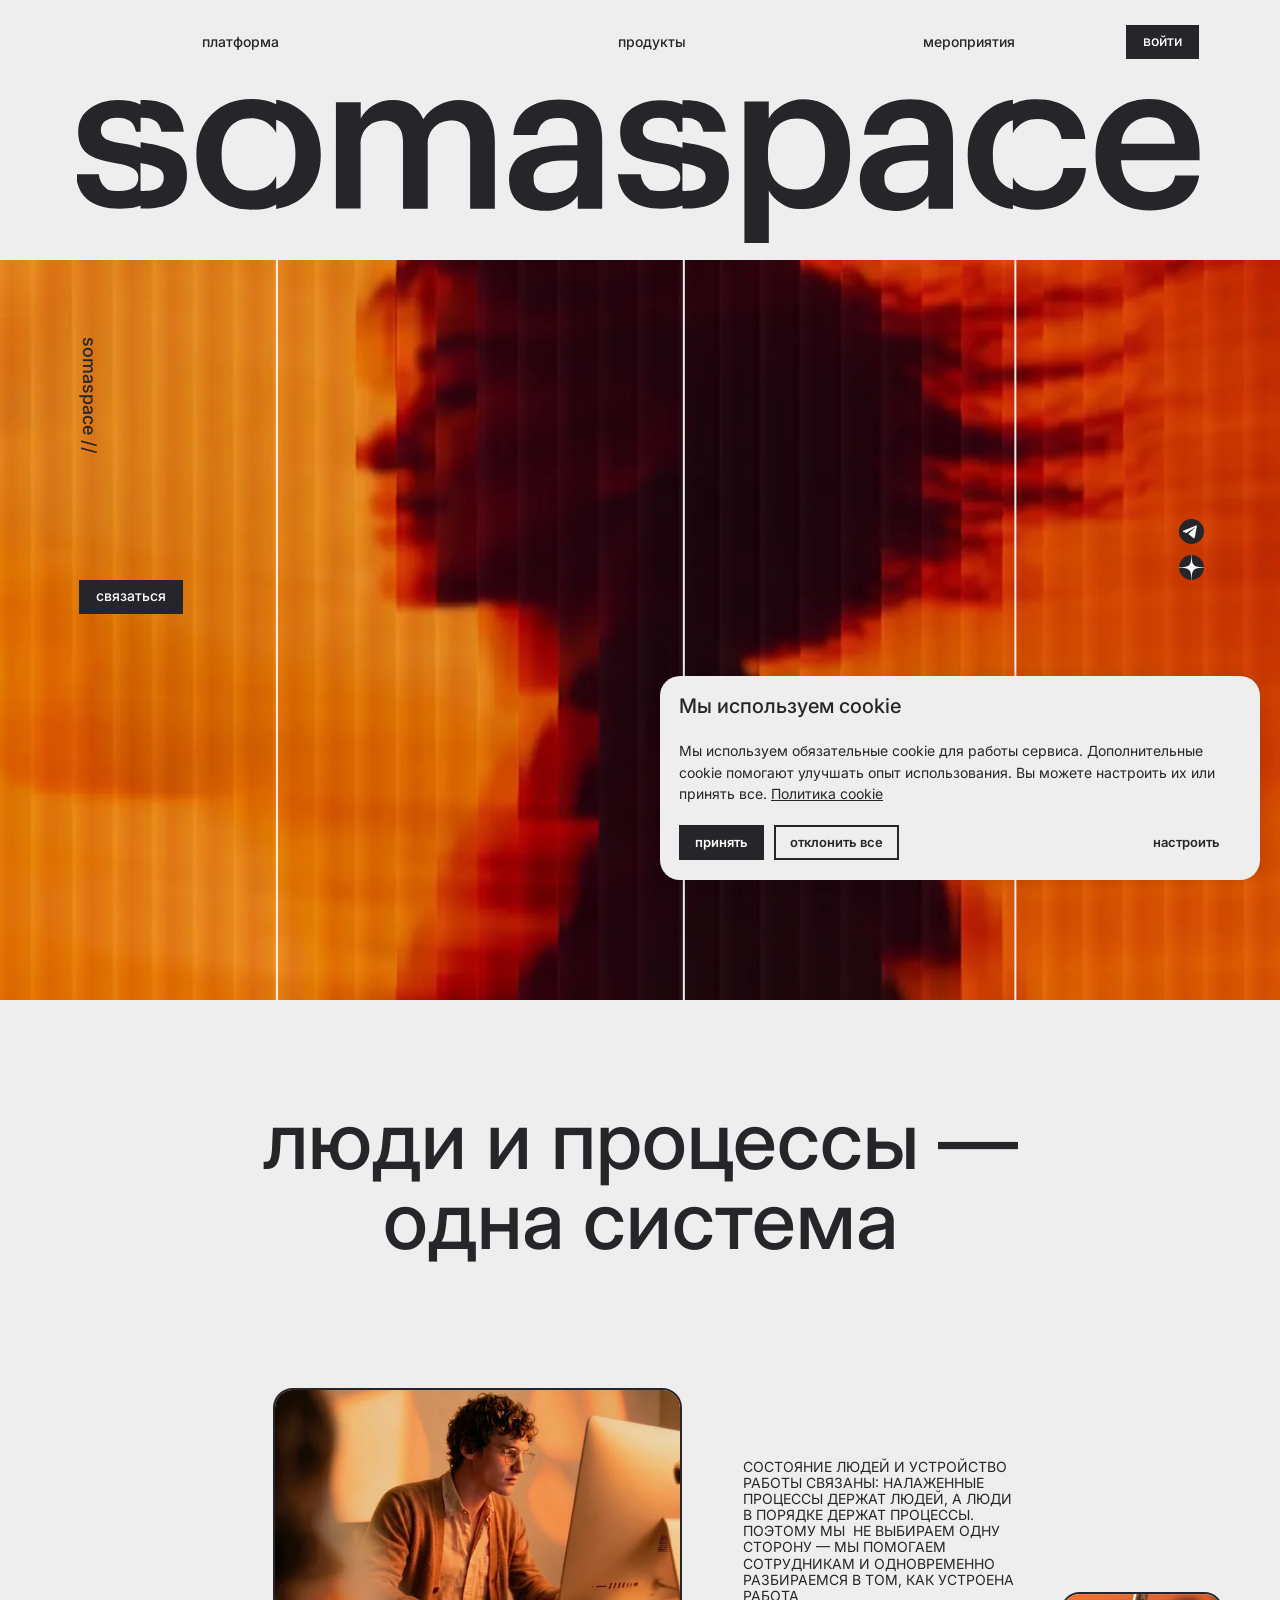
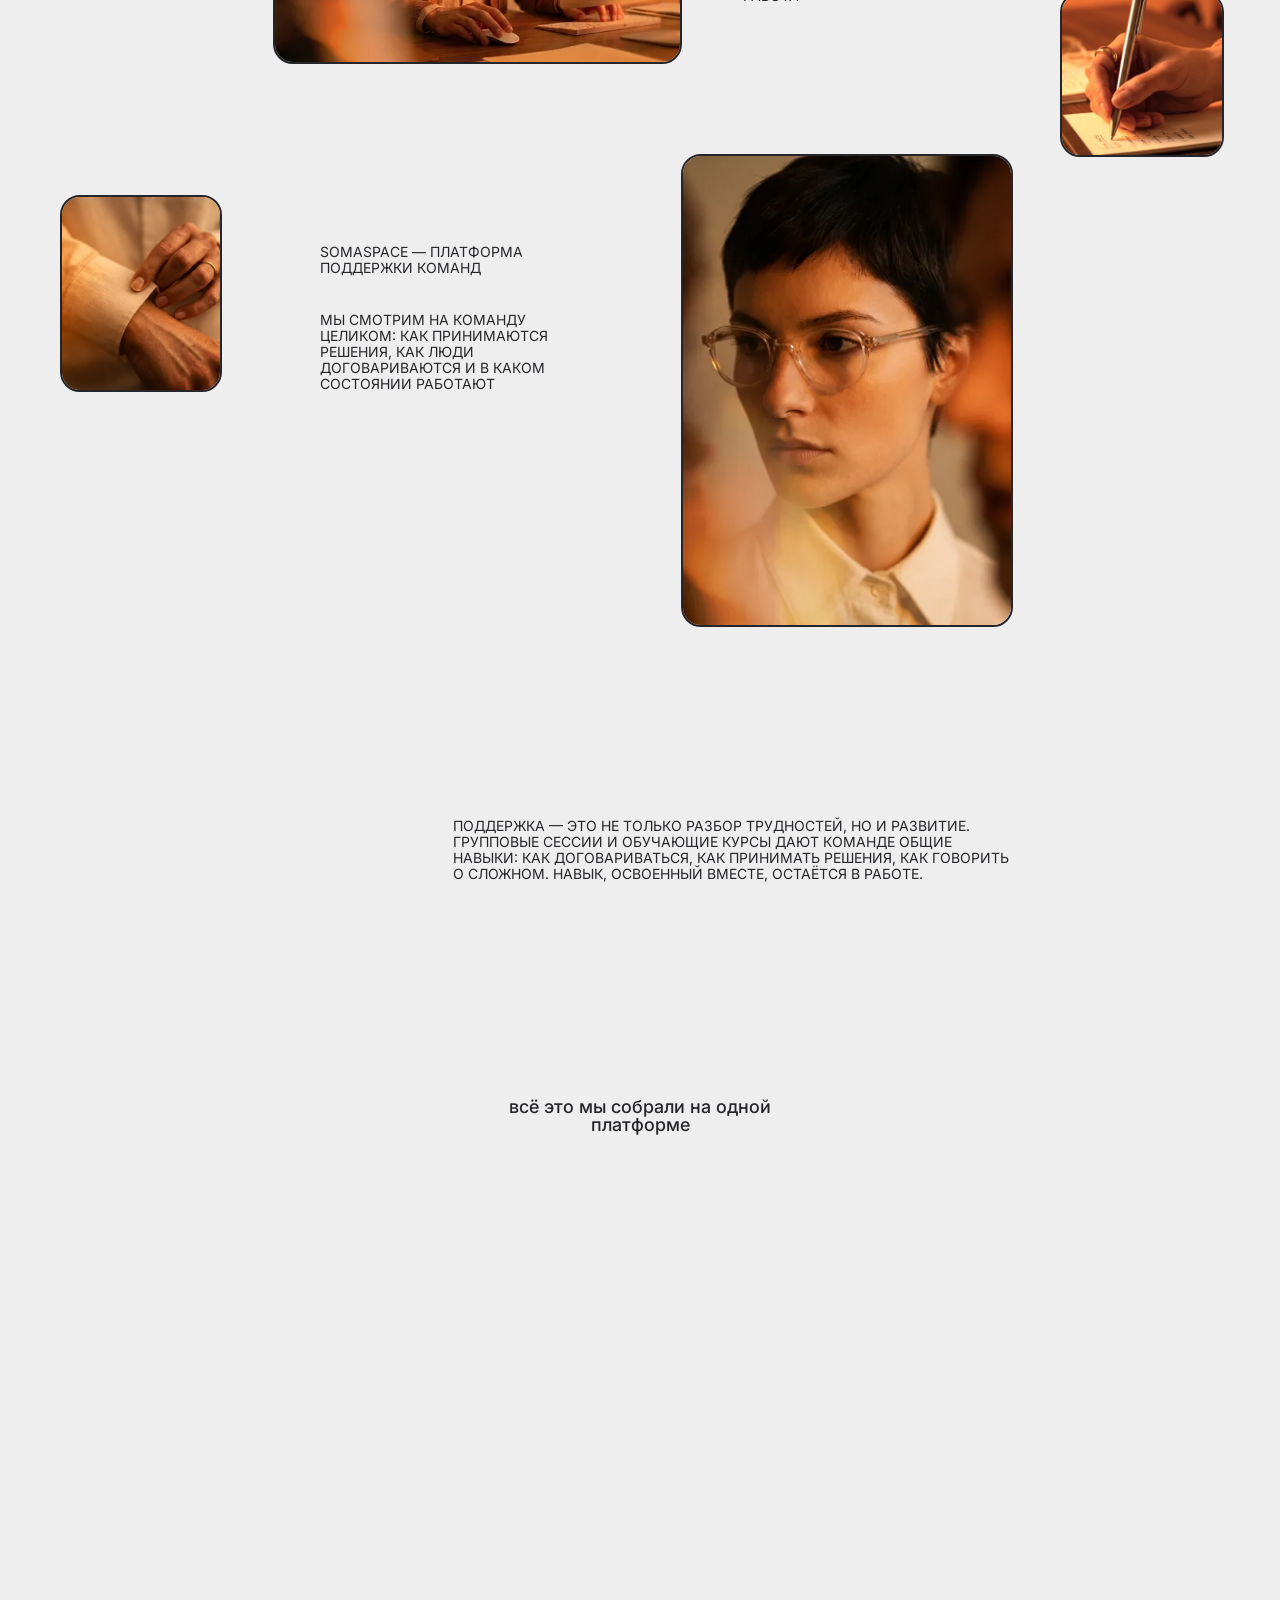
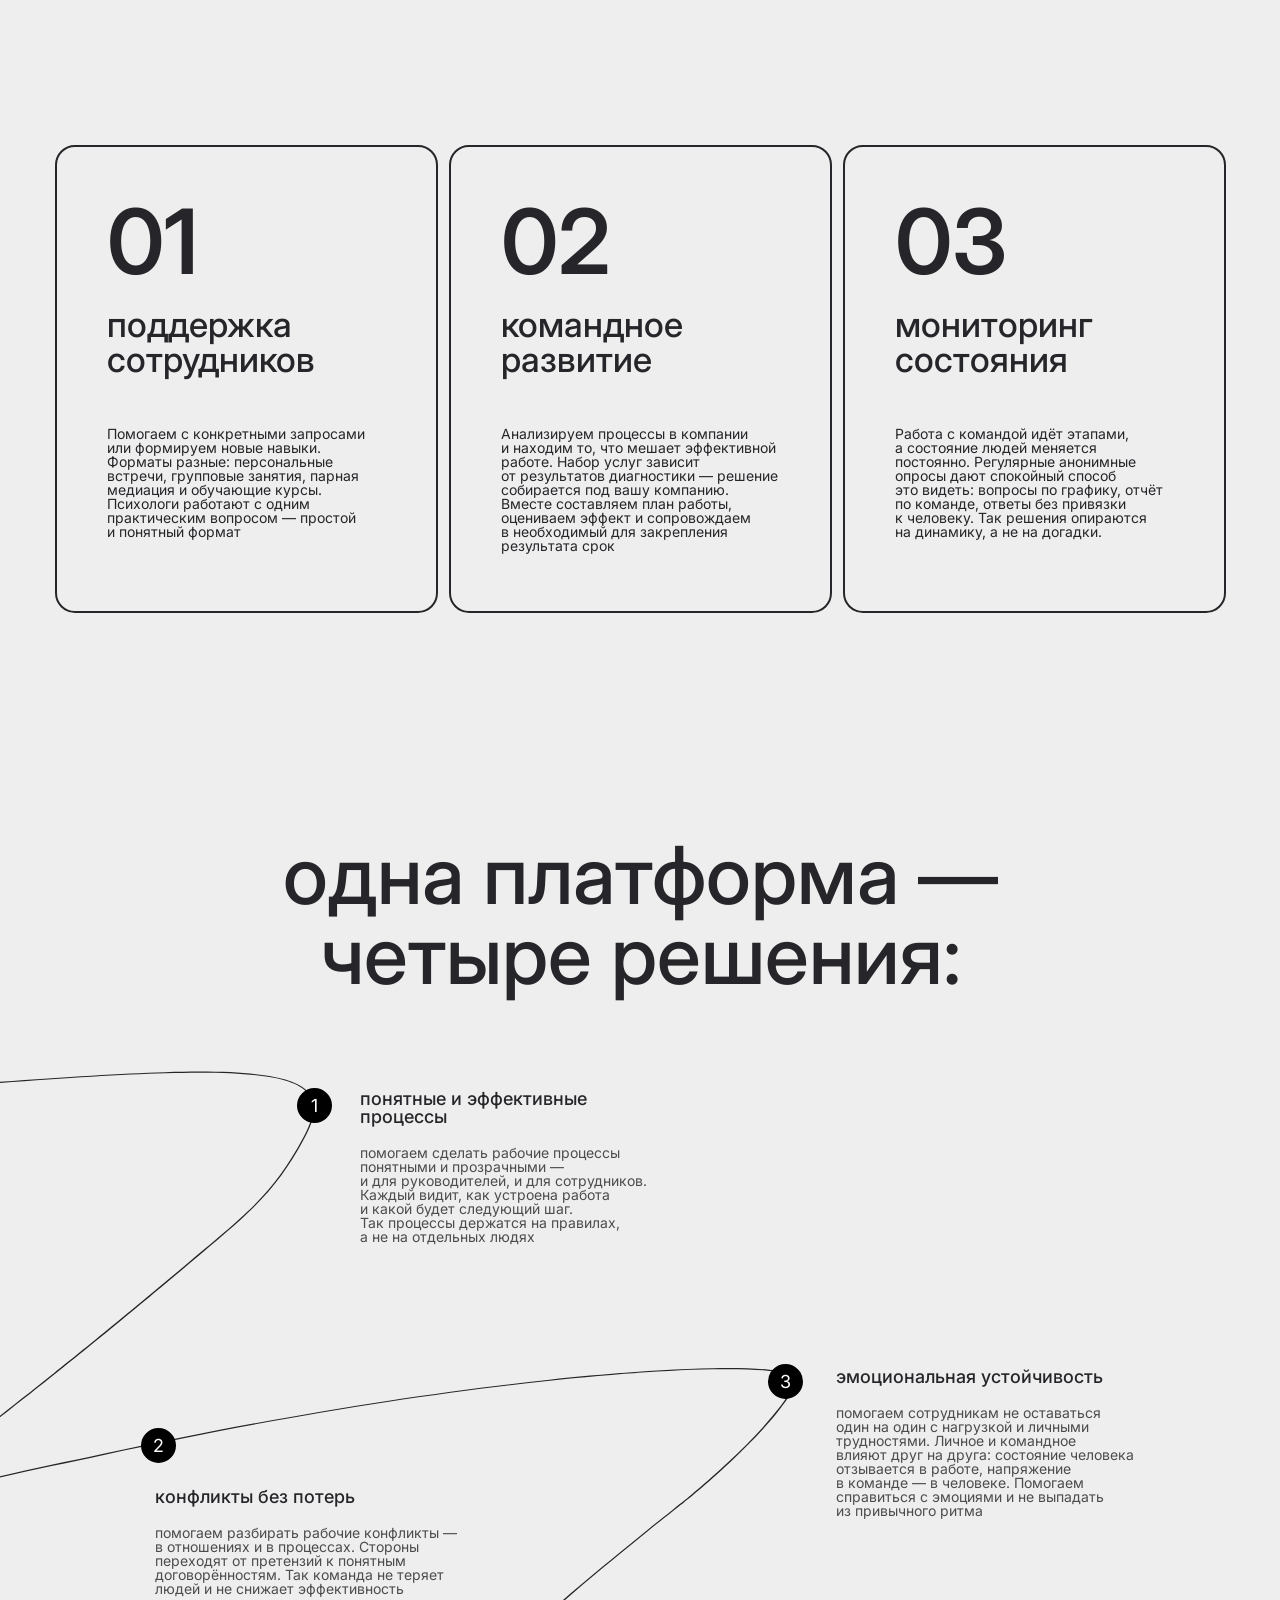
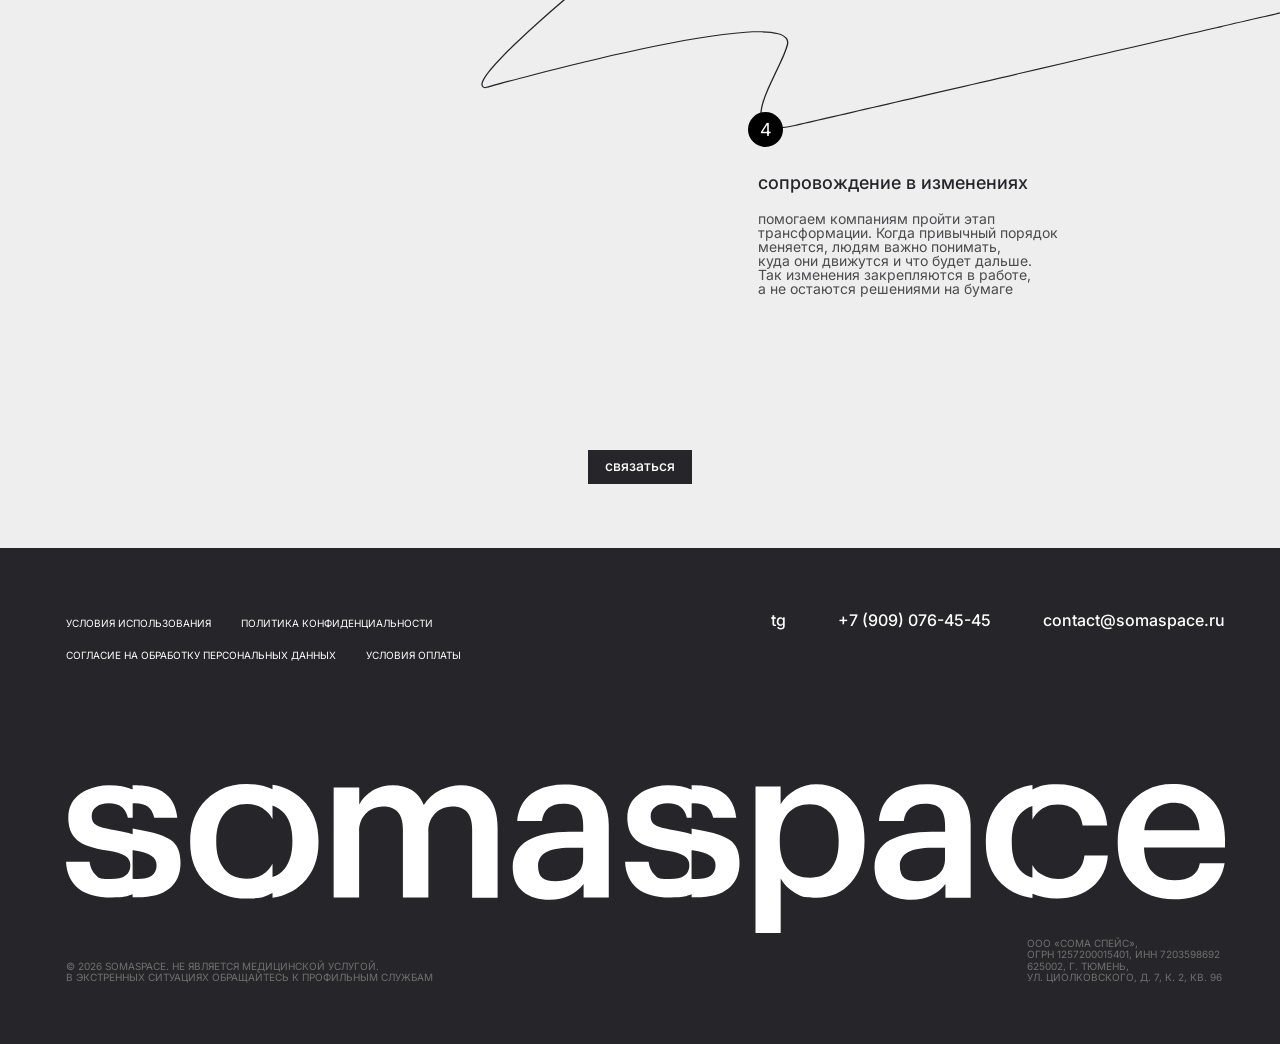
<file: index.html>
<!doctype html>
<html lang="ru" class="no-js">
<head>
  <meta charset="utf-8">
  <meta name="viewport" content="width=device-width, initial-scale=1">
  <title>SomaSpace</title>
  <meta name="description" content="SomaSpace — платформа поддержки команд: поддержка сотрудников, командное развитие и мониторинг состояния.">
  <meta name="format-detection" content="telephone=no">
  <link rel="canonical" href="https://somaspace.ru/">
  <meta property="og:type" content="website">
  <meta property="og:url" content="https://somaspace.ru/">
  <meta property="og:title" content="SomaSpace">
  <meta property="og:description" content="Платформа поддержки команд">
  <meta property="og:image" content="assets/img/hero-bg.webp">
  <link rel="icon" href="favicon.svg" type="image/svg+xml">

  <link rel="preconnect" href="https://fonts.googleapis.com">
  <link rel="preconnect" href="https://fonts.gstatic.com" crossorigin>
  <link href="https://fonts.googleapis.com/css2?family=Inter:wght@400;500;600&display=swap" rel="stylesheet">
  <link rel="preload" as="image" href="assets/img/hero-bg.webp">
  <link rel="stylesheet" href="assets/css/style.css">
  <script src="assets/js/main.js" defer></script>
</head>
<body>
  <a class="skip-link" href="#platform">Перейти к содержанию</a>

  <!-- Фиксированная шапка: появляется на десктопе после первого экрана -->
  <header class="topbar" data-topbar>
    <div class="topbar__pill" aria-hidden="true"></div>
    <div class="topbar__inner stage">
      <a class="topbar__logo" href="#top" style="--x:60" aria-label="SomaSpace — наверх">
        <img src="assets/img/logo-mark.svg" alt="" width="34" height="34">
      </a>
      <nav class="topbar__nav" aria-label="Основное меню">
        <a class="nav-link" href="#platform" style="--x:197" data-nav>платформа</a>
        <a class="nav-link" href="#products" style="--x:616" data-nav>продукты</a>
        <a class="nav-link" href="#events" style="--x:924" data-nav>мероприятия</a>
      </nav>
      <a class="btn btn--sm topbar__login" href="https://somaspace.ru/app/signin" style="--x:1148">войти</a>
    </div>
  </header>

  <!-- Плавающие соцсети (десктоп) -->
  <div class="floating-socials">
    <a class="social" href="https://t.me/somaspace_tg" target="_blank" rel="noopener" aria-label="Telegram">
      <svg viewBox="0 0 40 40" aria-hidden="true"><use href="#icon-telegram"/></svg>
    </a>
    <a class="social" href="https://dzen.ru/somaspace" target="_blank" rel="noopener" aria-label="Дзен">
      <svg viewBox="0 0 40 40" aria-hidden="true"><use href="#icon-dzen"/></svg>
    </a>
  </div>

  <main>
    <!-- ===== Первый экран ===== -->
    <section class="hero" id="top">
      <img class="hero__bg" src="assets/img/hero-bg.webp" alt="" width="1680" height="981" fetchpriority="high" data-parallax="0.5" data-parallax-from="0" data-parallax-mobile>
      <div class="hero__band"></div>
      <img class="hero__frame" src="assets/img/hero-frame.svg" alt="" width="1126" height="913">

      <h1 class="visually-hidden">SomaSpace — платформа поддержки команд</h1>

      <!-- мобильная шапка -->
      <div class="hero__mobile-bar">
        <div class="hero__socials">
          <a class="social" href="https://t.me/somaspace_tg" target="_blank" rel="noopener" aria-label="Telegram">
            <svg viewBox="0 0 40 40" aria-hidden="true"><use href="#icon-telegram"/></svg>
          </a>
          <a class="social" href="https://dzen.ru/somaspace" target="_blank" rel="noopener" aria-label="Дзен">
            <svg viewBox="0 0 40 40" aria-hidden="true"><use href="#icon-dzen"/></svg>
          </a>
        </div>
        <a class="btn" href="https://somaspace.ru/app/signin">войти</a>
      </div>
      <img class="hero__logo-mobile" src="assets/img/logo-stacked-dark.svg" alt="" width="989" height="476">

      <div class="hero__stage stage">
        <nav class="hero__nav" aria-label="Основное меню">
          <a class="nav-link" href="#platform" style="--x:202; --y:31">платформа</a>
          <a class="nav-link" href="#products" style="--x:618; --y:31">продукты</a>
          <a class="nav-link" href="#events" style="--x:923; --y:31">мероприятия</a>
        </nav>
        <a class="btn hero__login" href="https://somaspace.ru/app/signin" style="--x:1126; --y:25">войти</a>

        <p class="hero__vertical" style="--x:23; --y:328" data-drift="0.26" data-drift-max="407">somaspace //</p>
        <a class="btn hero__contact" href="#contact" style="--x:79; --y:580" data-drift="1" data-drift-max="340">связаться</a>
        <p class="hero__tagline" style="--x:733; --y:677; --w:167; --mx:214; --my:319; --mw:143" data-drift="-0.22" data-drift-max="360">культура здоровых командных процессов</p>
      </div>
    </section>

    <!-- ===== Платформа ===== -->
    <section class="about" id="platform">
      <div class="about__stage stage">
        <h2 class="title-xl about__title" style="--x:197.5; --y:100; --w:885" data-reveal>люди и&nbsp;процессы —<br>одна система</h2>

        <img class="photo about__desk" src="assets/img/photo-desk.webp" alt="" width="600" height="448" loading="lazy"
             style="--x:273; --y:388; --w:409; --h:276">
        <p class="caps about__text1" style="--x:743; --y:459; --w:279" data-reveal>Состояние людей и&nbsp;устройство работы связаны: налаженные процессы держат людей, а&nbsp;люди в&nbsp;порядке держат процессы. Поэтому мы&nbsp; не&nbsp;выбираем одну сторону —&nbsp;мы&nbsp;помогаем сотрудникам и&nbsp;одновременно разбираемся в&nbsp;том, как устроена работа</p>

        <img class="photo about__pen" src="assets/img/photo-pen.webp" alt="" width="556" height="336" loading="lazy"
             style="--x:1060; --y:388; --w:164; --h:165" data-parallax="-0.2">
        <img class="photo about__cuff" src="assets/img/photo-cuff.webp" alt="" width="600" height="448" loading="lazy"
             style="--x:60; --y:795; --w:162; --h:197" data-pin="490" data-pin-offset="250">

        <p class="caps about__text2" style="--x:320; --y:844; --w:272" data-reveal>SomaSpace — платформа поддержки команд</p>
        <p class="caps about__text3" style="--x:320; --y:912; --w:280" data-reveal>Мы смотрим на&nbsp;команду целиком: как&nbsp;принимаются решения, как люди договариваются и&nbsp;в&nbsp;каком состоянии работают</p>

        <img class="photo about__portrait" src="assets/img/photo-portrait.webp" alt="" width="614" height="614" loading="lazy"
             style="--x:681; --y:754; --w:332; --h:473">
        <p class="caps about__text4" style="--x:453; --y:1418; --w:563" data-reveal>Поддержка — это не&nbsp;только разбор трудностей, но&nbsp;и&nbsp;развитие. Групповые сессии и&nbsp;обучающие курсы дают команде общие навыки: как&nbsp;договариваться, как&nbsp;принимать решения, как&nbsp;говорить о&nbsp;сложном. Навык, освоенный вместе, остаётся в&nbsp;работе.</p>

        <p class="lead about__summary" style="--x:490; --y:1698; --w:300" data-reveal>всё это мы собрали на&nbsp;одной платформе</p>
        <span class="about__line" style="--x:640; --y:1844" data-grow aria-hidden="true"></span>
      </div>
    </section>

    <!-- ===== Продукты ===== -->
    <section class="products" id="products" aria-label="Продукты">
      <div class="cards">
        <article class="card card--1">
          <p class="card__num">01</p>
          <h3 class="card__title">поддержка сотрудников</h3>
          <p class="card__text">Помогаем с&nbsp;конкретными запросами или формируем новые навыки. Форматы разные: персональные встречи, групповые занятия, парная медиация и&nbsp;обучающие курсы. Психологи работают с&nbsp;одним практическим вопросом —&nbsp;простой и&nbsp;понятный формат</p>
        </article>
        <article class="card card--2">
          <p class="card__num">02</p>
          <h3 class="card__title">командное развитие</h3>
          <p class="card__text">Анализируем процессы в&nbsp;компании и&nbsp;находим то, что&nbsp;мешает эффективной работе. Набор услуг зависит от&nbsp;результатов диагностики —&nbsp;решение собирается под&nbsp;вашу компанию. Вместе составляем план работы, оцениваем эффект и&nbsp;сопровождаем в&nbsp;необходимый для&nbsp;закрепления результата срок</p>
        </article>
        <article class="card card--3">
          <p class="card__num">03</p>
          <h3 class="card__title">мониторинг состояния</h3>
          <p class="card__text">Работа с&nbsp;командой идёт этапами, а&nbsp;состояние людей меняется постоянно. Регулярные анонимные опросы дают спокойный способ это&nbsp;видеть: вопросы по&nbsp;графику, отчёт по&nbsp;команде, ответы без&nbsp;привязки к&nbsp;человеку. Так&nbsp;решения опираются на&nbsp;динамику, а&nbsp;не&nbsp;на&nbsp;догадки.</p>
        </article>
      </div>
    </section>

    <!-- ===== Решения ===== -->
    <section class="solutions" id="solutions">
      <div class="solutions__stage stage">
        <h2 class="title-xl solutions__title" style="--x:197.5; --y:100; --w:885; --mx:21.5; --my:24; --mw:317" data-reveal>одна платформа —<br>четыре решения:</h2>

        <img class="solutions__curve solutions__curve--desktop" src="assets/img/curve-desktop.svg" alt="" width="1408" height="696" loading="lazy">
        <img class="solutions__curve solutions__curve--mobile" src="assets/img/curve-mobile.svg" alt="" width="346" height="821" loading="lazy">

        <span class="dot" style="--x:297; --y:353; --mx:183; --my:181" data-reveal aria-hidden="true">1</span>
        <span class="dot" style="--x:141; --y:693; --mx:127; --my:447" data-reveal aria-hidden="true">2</span>
        <span class="dot" style="--x:768; --y:629; --mx:216; --my:637" data-reveal aria-hidden="true">3</span>
        <span class="dot" style="--x:748; --y:977; --mx:95;  --my:942" data-reveal aria-hidden="true">4</span>

        <div class="solution" style="--x:360; --y:355; --w:300; --mx:10;  --my:224; --mw:300; --mtw:224" data-reveal>
          <h3 class="solution__title">понятные и&nbsp;эффективные процессы</h3>
          <p class="solution__text">помогаем сделать рабочие процессы понятными и&nbsp;прозрачными — и&nbsp;для&nbsp;руководителей, и&nbsp;для&nbsp;сотрудников. Каждый видит, как устроена работа и&nbsp;какой будет следующий шаг. Так&nbsp;процессы держатся на&nbsp;правилах, а&nbsp;не&nbsp;на&nbsp;отдельных людях</p>
        </div>
        <div class="solution" style="--x:155; --y:753; --w:313; --mx:173; --my:450; --mw:180; --mtw:202" data-reveal>
          <h3 class="solution__title">конфликты без&nbsp;потерь</h3>
          <p class="solution__text">помогаем разбирать рабочие конфликты&nbsp;— в&nbsp;отношениях и&nbsp;в&nbsp;процессах. Стороны переходят от&nbsp;претензий к&nbsp;понятным договорённостям. Так&nbsp;команда не&nbsp;теряет людей и&nbsp;не&nbsp;снижает эффективность</p>
        </div>
        <div class="solution" style="--x:836; --y:633; --w:300; --mx:20;  --my:657; --mw:230; --mtw:210" data-reveal>
          <h3 class="solution__title">эмоциональная устойчивость</h3>
          <p class="solution__text">помогаем сотрудникам не&nbsp;оставаться один на&nbsp;один с&nbsp;нагрузкой и&nbsp;личными трудностями. Личное и&nbsp;командное влияют&nbsp;друг на&nbsp;друга: состояние человека отзывается в&nbsp;работе, напряжение в&nbsp;команде — в&nbsp;человеке. Помогаем справиться с&nbsp;эмоциями и&nbsp;не&nbsp;выпадать из&nbsp;привычного ритма</p>
        </div>
        <div class="solution" style="--x:758; --y:1039; --w:300; --mx:136; --my:944; --mw:214; --mtw:213" data-reveal>
          <h3 class="solution__title">сопровождение в&nbsp;изменениях</h3>
          <p class="solution__text">помогаем компаниям пройти этап трансформации. Когда&nbsp;привычный порядок меняется, людям важно понимать, куда&nbsp;они&nbsp;движутся и&nbsp;что&nbsp;будет дальше. Так изменения закрепляются в&nbsp;работе, а&nbsp;не остаются решениями на&nbsp;бумаге</p>
        </div>

        <a class="btn solutions__contact" href="#contact" style="--x:588; --y:1315; --mx:129; --my:1175">связаться</a>
      </div>
    </section>
  </main>

  <footer class="footer">
    <div class="footer__inner">
      <ul class="footer__contacts">
        <li><a href="https://t.me/somaspace_tg" target="_blank" rel="noopener">tg</a></li>
        <li><a href="tel:+79090764545">+7 (909) 076-45-45</a></li>
        <li><a href="mailto:contact@somaspace.ru">contact@somaspace.ru</a></li>
      </ul>
      <nav class="footer__legal" aria-label="Документы">
        <a href="eula/">условия использования</a>
        <a href="pdn_policy/">политика конфиденциальности</a>
        <a href="consent_pnd/">согласие на&nbsp;обработку персональных данных</a>
        <a href="payment/">условия оплаты</a>
      </nav>
      <picture class="footer__logo">
        <source media="(min-width: 1024px)" srcset="assets/img/logo-wide-light.svg">
        <img src="assets/img/logo-stacked-light.svg" alt="SomaSpace" width="988" height="482">
      </picture>
      <p class="footer__note">©&nbsp;2026&nbsp;SomaSpace. Не&nbsp;является медицинской услугой.<br>В&nbsp;экстренных ситуациях обращайтесь к&nbsp;профильным службам</p>
      <p class="footer__note footer__company">ООО «Сома Спейс»,<br>ОГРН 1257200015401, ИНН 7203598692<br>625002, г. Тюмень,<br>ул. Циолковского, д. 7, к. 2, кв. 96</p>
    </div>
  </footer>

  <!-- ===== Попап «связаться» ===== -->
  <dialog class="modal" id="contact-modal" aria-labelledby="contact-title">
    <button class="modal__close" type="button" aria-label="Закрыть" data-close>
      <svg viewBox="0 0 22 22" aria-hidden="true"><path d="M2 2l18 18M20 2L2 20"/></svg>
    </button>
    <h2 class="modal__title" id="contact-title">заполните форму и&nbsp;мы&nbsp;свяжемся с&nbsp;вами</h2>
    <form class="form" id="contact-form" novalidate>
      <label class="field">
        <span class="visually-hidden">ФИО</span>
        <input type="text" name="name" placeholder="ФИО" autocomplete="name" required>
        <span class="field__error" data-error="Неверно указано ФИО"></span>
      </label>
      <label class="field">
        <span class="visually-hidden">ИНН компании</span>
        <input type="text" name="inn" placeholder="ИНН компании" inputmode="numeric" maxlength="12">
        <span class="field__error"></span>
      </label>
      <label class="field field--phone">
        <span class="visually-hidden">Телефон</span>
        <span class="field__prefix" aria-hidden="true">+7</span>
        <input type="tel" name="phone" placeholder="(000) 000-00-00" autocomplete="tel-national" data-phone-mask>
        <span class="field__error" data-error="Неверно указан номер телефона"></span>
      </label>
      <label class="field">
        <span class="visually-hidden">E-mail</span>
        <input type="email" name="email" placeholder="E-mail" autocomplete="email">
        <span class="field__error" data-error="Неверно указан e-mail"></span>
      </label>
      <!-- скрытое поле-ловушка для спам-ботов -->
      <input class="visually-hidden" type="text" name="website" tabindex="-1" autocomplete="off" aria-hidden="true">
      <button class="btn btn--form" type="submit">отправить</button>
      <p class="form__status" role="status" aria-live="polite"></p>
    </form>
  </dialog>

  <!-- ===== Cookie-баннер ===== -->
  <div class="cookie" id="cookie-banner" role="dialog" aria-labelledby="cookie-title" hidden>
    <div class="cookie__main">
      <p class="cookie__title" id="cookie-title">Мы используем cookie</p>
      <p class="cookie__text">Мы используем обязательные cookie для работы сервиса. Дополнительные cookie помогают улучшать опыт использования. Вы можете настроить их или принять все. <a href="cookie_policy/">Политика cookie</a></p>
      <div class="cookie__buttons">
        <button class="cookie__btn cookie__btn--primary" type="button" data-cookie="accept">принять</button>
        <button class="cookie__btn cookie__btn--outline" type="button" data-cookie="reject">отклонить все</button>
        <button class="cookie__btn cookie__btn--text" type="button" data-cookie="settings">настроить</button>
      </div>
    </div>
    <form class="cookie__settings" hidden>
      <button class="cookie__back" type="button" data-cookie="back">
        <svg viewBox="0 0 19 14" aria-hidden="true"><path d="M18 7H2M7.5 1.5 2 7l5.5 5.5"/></svg>
        настройки cookie
      </button>
      <p class="cookie__text">Cookie, необходимые для корректной работы сайта, включены всегда. Остальные можно настроить.</p>
      <div class="cookie__option">
        <div><p class="cookie__option-title">обязательные cookies</p><p class="cookie__option-text">Необходимы для работы сервиса. Не&nbsp;могут быть отключены</p></div>
        <input class="toggle" type="checkbox" checked disabled aria-label="Обязательные cookies">
      </div>
      <div class="cookie__option">
        <div><p class="cookie__option-title">аналитические cookies</p><p class="cookie__option-text">Запоминают ваши настройки и&nbsp;предпочтения интерфейса.</p></div>
        <input class="toggle" type="checkbox" name="analytics" aria-label="Аналитические cookies">
      </div>
      <div class="cookie__option">
        <div><p class="cookie__option-title">рекламные cookies</p><p class="cookie__option-text">Используются для показа персонализированной рекламы.</p></div>
        <input class="toggle" type="checkbox" name="marketing" aria-label="Рекламные cookies">
      </div>
      <button class="cookie__btn cookie__btn--primary" type="submit">сохранить</button>
    </form>
  </div>

  <!-- Иконки -->
  <svg class="visually-hidden" aria-hidden="true">
    <symbol id="icon-telegram" viewBox="0 0 40 40">
      <circle class="social__bg" cx="20" cy="20" r="20"/>
      <path class="social__fg" d="M28.72 10.98 25.15 29.92s-.5 1.31-1.87.68l-8.24-6.65c1.11-1.05 9.74-9.2 10.11-9.57.59-.58.22-.92-.45-.48l-12.74 8.51L7 20.65s-.77-.29-.85-.92c-.07-.63.88-.97.88-.97l20.04-8.27s1.65-.76 1.65.5Z"/>
    </symbol>
    <symbol id="icon-dzen" viewBox="0 0 40 40">
      <circle class="social__bg" cx="20" cy="20" r="20"/>
      <path class="social__fg" d="M40 20.21v-.42c-8.86-.29-12.9-.5-16.14-3.65-3.15-3.24-3.37-7.28-3.65-16.14h-.43c-.29 8.86-.5 12.9-3.64 16.14C12.9 19.29 8.86 19.51 0 19.79v.42c8.86.29 12.9.5 16.14 3.65 3.14 3.24 3.36 7.28 3.64 16.14h.43c.29-8.86.5-12.9 3.65-16.14 3.24-3.15 7.28-3.36 16.14-3.65Z"/>
    </symbol>
  </svg>
</body>
</html>
</file>
<file: assets/css/style.css>
/* =========================================================
   SomaSpace — стили лендинга
   ---------------------------------------------------------
   Масштаб. Как в исходной вёрстке Tilda, макет пропорционально
   масштабируется вместе с шириной окна:
     • мобильная сетка — 360px, десктопная — 1280px;
     • 1rem = 10px макета, т.е. «14px из макета» = 1.4rem.
   Координаты элементов композиций берутся прямо из макета:
     style="--x:273; --y:388; --w:409"   — десктоп (сетка 1280)
     style="--mx:10; --my:224; --mw:300" — мобильная версия (сетка 360)
   ========================================================= */

:root {
  --ink: #26262a;
  --bg: #eeeeee;
  --muted: #4c4c4e;
  --gray: #707070;
  --white: #ffffff;
  --error: #d6303b;
  --font: 'Inter', Arial, sans-serif;

  --desktop: 1024px; /* справочно: брейкпоинт задан в медиазапросах ниже */
}

/* мобильная сетка 360 → 1rem = 1/36 ширины (не больше 16px на планшетах) */
html { font-size: min(calc(100vw / 36), 16px); }

/* десктопная сетка 1280 → 1rem = 1/128 ширины (не больше 15px на больших экранах) */
@media (min-width: 1024px) {
  html { font-size: min(calc(100vw / 128), 15px); }
}

*, *::before, *::after { box-sizing: border-box; }

html { scroll-behavior: smooth; -webkit-text-size-adjust: 100%; }
@media (prefers-reduced-motion: reduce) { html { scroll-behavior: auto; } }

body {
  margin: 0;
  overflow-x: clip;
  background: var(--bg);
  color: var(--ink);
  font-family: var(--font);
  font-size: 1.4rem;
  line-height: 1.15;
  -webkit-font-smoothing: antialiased;
}

h1, h2, h3, p, ul { margin: 0; padding: 0; }
ul { list-style: none; }
img, svg { display: block; max-width: none; }
a { color: inherit; text-decoration: none; }
button, input { font: inherit; color: inherit; }

[id] { scroll-margin-top: 9rem; }

.visually-hidden {
  position: absolute !important;
  width: 1px; height: 1px;
  margin: -1px; padding: 0;
  overflow: hidden;
  clip: rect(0 0 0 0);
  white-space: nowrap;
  border: 0;
}

.skip-link {
  position: absolute; left: 1rem; top: -10rem; z-index: 1000;
  padding: 1rem 1.6rem;
  background: var(--ink); color: var(--white);
}
.skip-link:focus { top: 1rem; }

:focus-visible { outline: 2px solid var(--ink); outline-offset: 3px; }

/* ---------- Сцена с абсолютным позиционированием ---------- */

.stage {
  position: relative;
  width: 36rem;
  margin-inline: auto;
}

/* мобильные координаты (--mx/--my/--mw) — только там, где они заданы */
.stage [style*="--mx"] {
  position: absolute;
  left: calc(var(--mx) * .1rem);
  top: calc(var(--my) * .1rem);
}
.stage [style*="--mw"] { width: calc(var(--mw) * .1rem); }

@media (min-width: 1024px) {
  .stage { width: 128rem; }

  .stage [style*="--x"] {
    position: absolute;
    left: calc(var(--x) * .1rem);
    top: calc(var(--y) * .1rem);
  }
  .stage [style*="--w"] { width: calc(var(--w) * .1rem); }
  .stage [style*="--h"] { height: calc(var(--h) * .1rem); }
}

/* ---------- Типографика ---------- */

.title-xl {
  font-size: 3rem;
  font-weight: 500;
  line-height: 1;
  text-align: center;
}

.caps {
  font-size: 1.4rem;
  line-height: 1.15;
  text-transform: uppercase;
}

.lead {
  font-size: 1.8rem;
  font-weight: 500;
  line-height: 1;
  text-align: center;
}

@media (min-width: 1024px) {
  .title-xl { font-size: 8rem; }
}

/* ---------- Кнопки и ссылки ---------- */

.btn {
  display: inline-flex;
  align-items: center;
  justify-content: center;
  height: 3.4rem;
  padding: 0 1.5rem .2rem;
  border: .2rem solid var(--ink);
  background: var(--ink);
  color: var(--white);
  font-size: 1.4rem;
  font-weight: 500;
  line-height: 1;
  white-space: nowrap;
  cursor: pointer;
  transition: background-color .2s ease-in-out, color .2s ease-in-out;
}
.btn--sm { height: 3.2rem; }

@media (hover: hover) {
  .btn:hover { background: var(--bg); color: var(--ink); }
}

.nav-link {
  font-size: 1.4rem;
  font-weight: 500;
  line-height: 1.55;
  white-space: nowrap;
}
.nav-link:hover { text-decoration: underline; text-underline-offset: .4rem; }

/* ---------- Иконки соцсетей (при наведении цвета меняются местами) ---------- */

.social { display: block; width: 2.5rem; height: 2.5rem; }
.social svg { width: 100%; height: 100%; }
.social__bg { fill: var(--ink); transition: fill .2s; }
.social__fg { fill: var(--white); transition: fill .2s; }

@media (hover: hover) {
  .social:hover .social__bg { fill: var(--white); }
  .social:hover .social__fg { fill: var(--ink); }
}

/* плавающие иконки справа — только десктоп */
.floating-socials { display: none; }

@media (min-width: 1024px) {
  .floating-socials {
    position: fixed;
    z-index: 50;
    top: 51.9rem;
    left: calc(50% - 64rem + 117.9rem);
    display: flex;
    flex-direction: column;
    gap: 1.1rem;
  }
}

/* =========================================================
   Фиксированная шапка (десктоп)
   ========================================================= */

.topbar { display: none; }

@media (min-width: 1024px) {
  .topbar {
    display: block;
    position: fixed;
    z-index: 90;
    top: 0; left: 0; right: 0;
    height: 9rem;
    transform: translateY(-100%);
    transition: transform .15s ease-out;
  }
  .topbar.is-visible { transform: none; }

  .topbar__pill {
    position: absolute;
    top: 1.1rem;
    left: 2.5%;
    width: 95%;
    height: 6.8rem;
    border-radius: 10rem;
    background: rgba(238, 238, 238, .4);
    -webkit-backdrop-filter: blur(10px);
    backdrop-filter: blur(10px);
  }

  .topbar__inner { height: 100%; }
  .topbar .topbar__inner [style*="--x"] {
    position: absolute;
    top: 50%;
    left: calc(var(--x) * .1rem);
    transform: translateY(-50%);
  }
  .topbar__nav { display: contents; }
  .topbar__logo img { width: 3.4rem; height: auto; }

  .topbar .nav-link { font-weight: 400; }
  .topbar .nav-link.is-active { font-weight: 700; }
}

/* =========================================================
   Первый экран
   ========================================================= */

.hero {
  position: relative;
  min-height: max(100svh, 80rem);
  overflow: hidden;
  isolation: isolate;
}

.hero__bg {
  position: absolute;
  z-index: -2;
  inset: 0;
  width: 100%;
  height: 100%;
  object-fit: cover;
  object-position: 46% center;
}

.hero__band {
  position: absolute;
  z-index: -1;
  top: 0; left: 0; right: 0;
  height: 26.5rem;
  background: var(--bg);
}

.hero__frame { display: none; }

.hero__mobile-bar {
  position: absolute;
  top: 1.9rem;
  left: calc(50% - 16rem);
  width: 32.9rem;
  display: flex;
  align-items: flex-start;
  justify-content: space-between;
}
.hero__socials { display: flex; gap: 1.3rem; padding-top: .1rem; }
.hero__socials .social { width: 3rem; height: 3rem; }

.hero__logo-mobile {
  position: absolute;
  top: 10.2rem;
  left: calc(50% - 16rem);
  width: 31.7rem;
  height: auto;
}

.hero__stage { position: absolute; inset: 0; }
.hero__nav,
.hero__login,
.hero__vertical,
.hero__contact { display: none; }

.hero__tagline {
  color: var(--white);
  font-size: 1.4rem;
  line-height: 1.15;
  text-transform: uppercase;
}

@media (min-width: 1024px) {
  .hero { min-height: max(100vh, 100rem); }

  .hero__bg {
    inset: auto;
    top: calc(50% + 4.4rem);
    left: 50%;
    width: max(194.5rem, 100%);
    height: max(113.6rem, 100%);
    transform: translate(-50%, -50%);
  }

  .hero__band { height: 26rem; }

  .hero__frame {
    display: block;
    position: absolute;
    top: 9.1rem;
    left: 6%;
    width: 88%;
    height: auto;
  }

  .hero__mobile-bar,
  .hero__logo-mobile { display: none; }

  .hero__stage { position: relative; height: 100%; }
  .hero__nav { display: contents; }
  .hero__login,
  .hero__contact { display: inline-flex; }

  .hero__vertical {
    display: grid;
    place-items: center;
    width: 13.2rem;
    height: 13.5rem;
    font-size: 1.8rem;
    font-weight: 500;
    line-height: 1.55;
    rotate: 90deg;
  }
}

/* =========================================================
   Платформа
   ========================================================= */

.about { overflow: hidden; }

.photo {
  border: .2rem solid var(--ink);
  border-radius: 2rem;
  object-fit: cover;
}

/* мобильная версия — обычный поток */
.about__stage {
  display: grid;
  grid-template-columns: 100%;
  padding-top: 8.2rem;
}
.about__stage > * { grid-column: 1; }

.about__title   { grid-row: 1; justify-self: center; width: 31.7rem; }
.about__desk    { grid-row: 2; margin: 7.8rem 0 0 1rem; width: 34rem; height: 27.7rem; }
.about__text1   { grid-row: 3; margin: 5rem 0 0 4rem; width: 28rem; }
.about__pen     { grid-row: 4; align-self: start; margin: 6.6rem 0 0 1rem; width: 12.4rem; height: 13.2rem; }
.about__cuff    { grid-row: 4; justify-self: end; margin: 13.5rem 1rem 0 0; width: 18.7rem; height: 22.7rem; }
.about__text2   { grid-row: 5; margin: 7.1rem 0 0 16.3rem; width: 18.8rem; }
.about__text3   { grid-row: 6; margin: 5rem 0 0 4rem; width: 28rem; }
.about__portrait{ grid-row: 7; margin: 5.1rem 0 0 1.2rem; width: 33.7rem; height: 24.1rem; }
.about__text4   { grid-row: 8; margin: 5rem 0 0 4rem; width: 28rem; }
.about__summary { grid-row: 9; justify-self: center; margin-top: 11.9rem; width: 30rem; }
.about__line    {
  grid-row: 10;
  justify-self: center;
  display: block;
  width: 1px;
  height: 26.6rem;
  margin-top: 8.2rem;
  background: var(--ink);
  transform-origin: top;
}

@media (min-width: 1024px) {
  .about__stage { display: block; height: 222.3rem; padding: 0; }
  .about__stage > * { margin: 0; }
  .about__line { height: 50rem; width: 1px; }
}

/* =========================================================
   Продукты (карточки)
   ========================================================= */

.products { padding-bottom: 10rem; }

.cards {
  display: flex;
  flex-direction: column;
  gap: 1rem;
  width: 34.2rem;
  margin-inline: auto;
}

.card {
  position: relative;
  isolation: isolate;
  display: flex;
  flex-direction: column;
  padding: 3rem;
  min-height: 37.3rem;
  border: .2rem solid var(--ink);
  border-radius: 2rem;
  overflow: hidden;
}

/* градиентный фон: на мобильных виден всегда, на десктопе — при наведении */
.card::before {
  content: "";
  position: absolute;
  z-index: -1;
  inset: 0;
  background: center / cover no-repeat;
  transform: rotate(180deg);
  transition: opacity .3s ease;
}
.card--1::before { background-image: url('../img/card-bg-1.webp'); }
.card--2::before { background-image: url('../img/card-bg-2.webp'); }
.card--3::before { background-image: url('../img/card-bg-3.webp'); }

.card__num   { font-size: 6rem; font-weight: 600; line-height: 1; }
.card__title { margin-top: 2.5rem; max-width: 28rem; font-size: 2.5rem; font-weight: 500; line-height: 1; }
.card__text  { margin-top: 5rem; max-width: 27.8rem; font-size: 1.4rem; line-height: 1; }
.card--2 .card__title { max-width: 22.9rem; }

@media (min-width: 1024px) {
  .products { padding-block: 12.2rem; }

  .cards {
    flex-direction: row;
    gap: 1.1rem;
    width: 117.1rem;
  }

  .card {
    flex: 1 1 0;
    height: 46.8rem;
    min-height: 0;
    padding: 5rem;
  }

  .card__num   { font-size: 9rem; }
  .card__title { margin-top: 2rem; max-width: 27.3rem; font-size: 3.5rem; }
  .card__text  { max-width: 27.7rem; }
}

@media (min-width: 1024px) and (hover: hover) {
  .card::before { opacity: 0; }
  .card:hover::before { opacity: 1; }
}

/* =========================================================
   Решения (кривая с точками)
   ========================================================= */

.solutions { overflow: hidden; }
.solutions__stage { height: 129rem; }

.solutions__curve--desktop { display: none; }
.solutions__curve--mobile {
  position: absolute;
  top: 17.6rem;
  left: 2.3rem;
  width: 34.6rem;
  height: auto;
}

.dot {
  display: grid;
  place-items: center;
  width: 2.5rem;
  height: 2.5rem;
  border: .2rem solid var(--ink);
  border-radius: 50%;
  background: transparent;
  color: var(--ink);
  font-size: 1.4rem;
  line-height: 1;
  transition: background-color .5s ease, color .5s ease;
}
.dot.is-visible { background: #000; border-color: #000; color: var(--white); }

.solution {
  display: flex;
  flex-direction: column;
  gap: 1.5rem;
}
.solution__title {
  font-size: 1.8rem;
  font-weight: 500;
  line-height: 1;
}
.solution__text {
  width: calc(var(--mtw) * .1rem);
  color: var(--muted);
  font-size: 1.2rem;
  line-height: 1;
}

@media (min-width: 1024px) {
  .solutions__stage { height: 141.3rem; }

  .solutions__curve--mobile { display: none; }
  .solutions__curve--desktop {
    display: block;
    position: absolute;
    top: 41.3rem;
    left: calc(50% - 70.4rem - 4.5rem);
    width: 140.8rem;
    height: auto;
    transform: rotate(16deg);
  }

  .dot {
    width: 3.5rem;
    height: 3.5rem;
    font-size: 1.8rem;
  }

  .solution { gap: 2rem; }
  .solution__text { width: auto; font-size: 1.4rem; }
}

/* =========================================================
   Подвал
   ========================================================= */

.footer {
  background: var(--ink);
  color: var(--white);
}

.footer__inner {
  display: grid;
  grid-template-columns: 1fr 1fr;
  grid-template-areas:
    "contacts contacts"
    "legal    legal"
    "logo     logo"
    "note     company";
  column-gap: 1.5rem;
  width: 36rem;
  margin-inline: auto;
  padding: 2.5rem 2rem 2.5rem 2.2rem;
}

.footer__contacts {
  grid-area: contacts;
  white-space: nowrap;
  font-size: 2rem;
  font-weight: 500;
  line-height: 1.55;
}

.footer__legal {
  grid-area: legal;
  display: flex;
  flex-direction: column;
  align-items: flex-start;
  gap: 1.3rem;
  margin-top: 3.5rem;
  font-size: 1rem;
  line-height: 1.15;
  text-transform: uppercase;
  opacity: .75;
}

.footer a:hover { text-decoration: underline; text-underline-offset: .3rem; }

.footer__logo { grid-area: logo; margin-top: 3.5rem; }
.footer__logo img { width: 100%; height: auto; }

.footer__note {
  grid-area: note;
  margin-top: 2.5rem;
  color: var(--gray);
  font-size: .8rem;
  line-height: 1.15;
  text-transform: uppercase;
}
.footer__company { grid-area: company; }

@media (min-width: 1024px) {
  .footer__inner {
    grid-template-columns: 1fr auto;
    grid-template-areas:
      "legal contacts"
      "logo  logo"
      "note  company";
    align-items: start;
    width: 128rem;
    padding: 6rem 5.5rem 6rem 6.6rem;
  }

  .footer__contacts {
    display: flex;
    gap: 5.2rem;
    font-size: 1.6rem;
  }

  .footer__legal {
    flex-direction: row;
    flex-wrap: wrap;
    gap: 2rem 3rem;
    max-width: 42rem;
    margin-top: 1rem;
    opacity: 1;
  }

  .footer__logo { margin-top: 12.3rem; width: 115.9rem; }

  .footer__note { align-self: end; margin-top: .5rem; font-size: 1rem; }
  .footer__company { justify-self: end; width: 19.8rem; }
}

/* =========================================================
   Попап с формой
   ========================================================= */

.modal {
  width: 34rem;
  max-width: calc(100vw - 2rem);
  max-height: calc(100dvh - 2rem);
  padding: 3rem 3rem 4.5rem;
  border: .2rem solid var(--ink);
  border-radius: 3rem;
  background: var(--bg);
  color: var(--ink);
  overflow: auto;
}

.modal::backdrop {
  background: rgba(238, 238, 238, .05);
  -webkit-backdrop-filter: blur(10px);
  backdrop-filter: blur(10px);
}

.modal[open] { animation: modal-in .3s ease; }
@keyframes modal-in { from { opacity: 0; } }

.modal__close {
  position: absolute;
  top: 3rem;
  right: 3rem;
  width: 1.8rem;
  height: 1.8rem;
  padding: 0;
  border: 0;
  background: none;
  cursor: pointer;
}
.modal__close svg { width: 100%; height: 100%; fill: none; stroke: var(--ink); stroke-width: 2; }

.modal__title {
  margin-top: 4.3rem;
  font-size: 2.5rem;
  font-weight: 500;
  line-height: 1;
}

.form { margin-top: 3.6rem; }

.field {
  position: relative;
  display: flex;
  align-items: center;
  height: 4rem;
  margin-bottom: 1.5rem;
  border-bottom: 1px solid rgba(38, 38, 42, .3);
}

.field input {
  flex: 1;
  min-width: 0;
  height: 100%;
  padding: 0 2rem;
  border: 0;
  background: transparent;
  color: #000;
  font-size: 1.2rem;
  font-weight: 500;
  outline: none;
}
.field input::placeholder { color: rgba(0, 0, 0, .5); text-transform: uppercase; opacity: 1; }
.field:focus-within { border-bottom-color: var(--ink); }

.field--phone input { padding-left: .6rem; }
.field__prefix { padding-left: 2rem; font-size: 1.2rem; font-weight: 500; }

.field__error {
  position: absolute;
  left: 2rem;
  top: calc(100% + .2rem);
  color: var(--error);
  font-size: 1.1rem;
}
.field.is-invalid { border-bottom-color: var(--error); }

.btn--form {
  height: 4rem;
  min-width: 12rem;
  margin-top: 3rem;
  background: #000;
  font-size: 1.6rem;
}
.btn--form[disabled] { opacity: .6; cursor: progress; }

.form__status { margin-top: 1.5rem; font-size: 1.4rem; line-height: 1.3; }
.form__status.is-error { color: var(--error); }

@media (min-width: 1024px) {
  .modal { width: 44rem; padding: 3rem 4rem 4.5rem; }
  .modal__title { margin-top: 4.1rem; width: 36.1rem; font-size: 2.9rem; }
}

/* =========================================================
   Cookie-баннер (размеры в px, как в исходном блоке Tilda)
   ========================================================= */

.cookie {
  position: fixed;
  z-index: 100;
  right: 20px;
  bottom: 20px;
  width: 600px;
  max-width: calc(100vw - 40px);
  max-height: calc(100vh - 40px);
  overflow-y: auto;
  padding: 17px 24px 20px 19px;
  border-radius: 20px;
  background: var(--bg);
  box-shadow: 0 0 15px rgba(0, 0, 0, .1);
  font-size: 14px;
}
.cookie[hidden], .cookie [hidden] { display: none; }

.cookie__title { font-size: 20px; font-weight: 500; line-height: 1.35; }
.cookie__text  { margin-top: 20px; line-height: 1.55; }
.cookie__text a { text-decoration: underline; }

.cookie__buttons {
  display: flex;
  flex-wrap: wrap;
  gap: 10px;
  margin-top: 20px;
}

.cookie__btn {
  height: 35px;
  padding: 0 14px;
  border: 2px solid var(--ink);
  background: var(--ink);
  color: var(--white);
  font-size: 13px;
  font-weight: 600;
  cursor: pointer;
}
.cookie__btn--outline { background: transparent; color: var(--ink); }
.cookie__btn--text { margin-left: auto; border-color: transparent; background: transparent; color: var(--ink); }

.cookie__back {
  display: flex;
  align-items: center;
  gap: 10px;
  padding: 0;
  border: 0;
  background: none;
  font-size: 16px;
  font-weight: 600;
  cursor: pointer;
}
.cookie__back svg { width: 19px; height: 14px; fill: none; stroke: currentColor; stroke-width: 1.5; }

.cookie__option {
  display: flex;
  align-items: center;
  justify-content: space-between;
  gap: 20px;
  margin-top: 20px;
}
.cookie__option-title { font-weight: 600; }
.cookie__option-text { margin-top: 4px; color: var(--muted); font-size: 13px; line-height: 1.4; }
.cookie__settings > .cookie__btn { margin-top: 24px; }

.toggle {
  appearance: none;
  flex: none;
  position: relative;
  width: 40px;
  height: 22px;
  margin: 0;
  border: 2px solid var(--ink);
  border-radius: 11px;
  background: transparent;
  cursor: pointer;
  transition: background-color .2s;
}
.toggle::after {
  content: "";
  position: absolute;
  top: 2px;
  left: 2px;
  width: 14px;
  height: 14px;
  border-radius: 50%;
  background: var(--ink);
  transition: transform .2s, background-color .2s;
}
.toggle:checked { background: var(--ink); }
.toggle:checked::after { transform: translateX(18px); background: var(--white); }
.toggle:disabled { opacity: .5; cursor: default; }

@media (max-width: 639px) {
  .cookie {
    right: 0;
    bottom: 0;
    width: 100%;
    max-width: none;
    border-radius: 20px 20px 0 0;
  }
  .cookie__buttons { flex-direction: column; }
  .cookie__btn { width: 100%; height: 40px; }
  .cookie__btn--text { margin-left: 0; }
}

/* =========================================================
   Анимации появления
   ========================================================= */

[data-reveal]:not(.dot) {
  opacity: 0;
  translate: 0 100px;
  transition: opacity 2s ease, translate 2s ease;
}
[data-reveal].is-visible { opacity: 1; translate: 0 0; }

@media (prefers-reduced-motion: reduce) {
  [data-reveal]:not(.dot) { opacity: 1; translate: none; transition: none; }
}

/* без JavaScript всё сразу видно */
.no-js [data-reveal] { opacity: 1; translate: none; }
</file>
